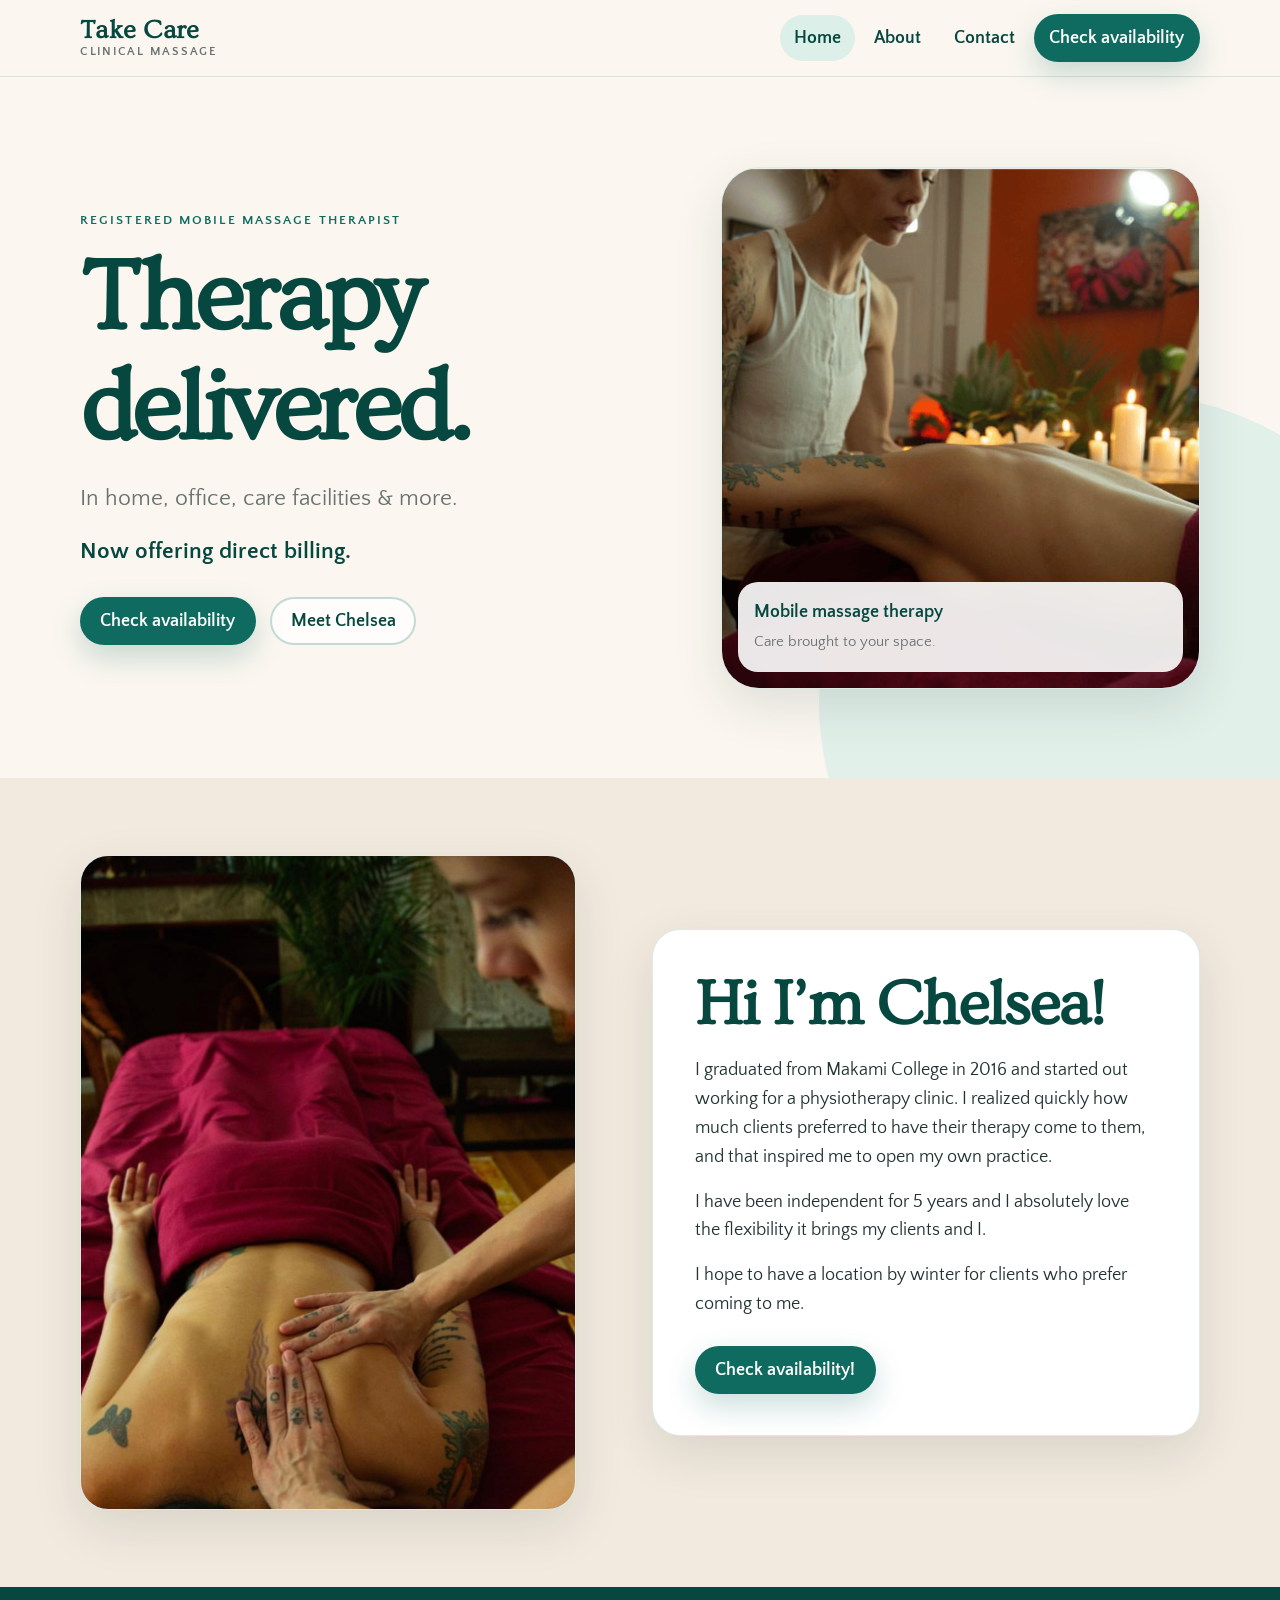
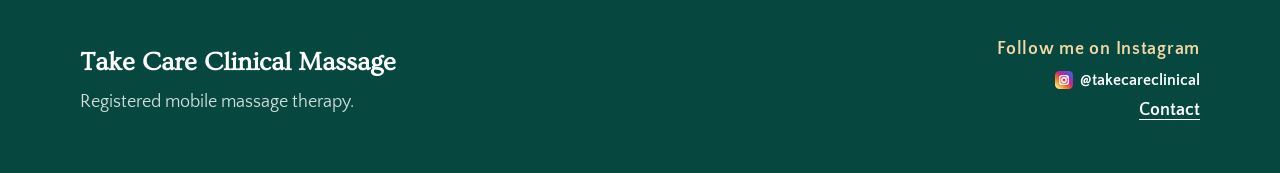
<file: index.html>
<!doctype html>
<html lang="en-CA">
<head>
  <meta charset="utf-8">
  <meta name="viewport" content="width=device-width, initial-scale=1">
  <title>Take Care Clinical Massage | Mobile Registered Massage Therapy</title>
  <meta name="description" content="Registered mobile massage therapy delivered to homes, offices, care facilities and more. Direct billing available.">
  <link rel="canonical" href="https://takecareclinical.com/">
  <link rel="icon" href="favicon.svg" type="image/svg+xml">
  <meta property="og:title" content="Take Care Clinical Massage">
  <meta property="og:description" content="Registered mobile massage therapy delivered to homes, offices, care facilities and more.">
  <meta property="og:type" content="website">
  <meta property="og:url" content="https://takecareclinical.com/">
  <meta property="og:image" content="https://takecareclinical.com/images/brand-d95b63e310b148f88ecfb6f4e665d165.jpg">
  <meta name="twitter:card" content="summary_large_image">
  <link rel="preconnect" href="https://fonts.googleapis.com">
  <link rel="preconnect" href="https://fonts.gstatic.com" crossorigin>
  <link href="https://fonts.googleapis.com/css2?family=Ovo&family=Quattrocento+Sans:wght@400;700&display=swap" rel="stylesheet">
  <link rel="stylesheet" href="styles.css">
</head>
<body>
  <a class="skip-link" href="#main">Skip to content</a>
  <header class="site-header">
    <nav class="container nav" aria-label="Main navigation">
      <a class="brand" href="index.html"><strong>Take Care</strong><span>Clinical Massage</span></a>
      <ul class="nav-links">
        <li><a href="index.html" aria-current="page">Home</a></li>
        <li><a href="about.html">About</a></li>
        <li><a href="contact.html">Contact</a></li>
        <li><a class="button" href="contact.html">Check availability</a></li>
      </ul>
    </nav>
  </header>

  <main id="main">
    <section class="hero" aria-labelledby="hero-title">
      <div class="container hero-grid">
        <div class="hero-copy">
          <p class="kicker">Registered Mobile Massage Therapist</p>
          <h1 id="hero-title">Therapy delivered.</h1>
          <p class="lead">In home, office, care facilities &amp; more.</p>
          <p class="lead direct-billing">Now offering direct billing.</p>
          <div class="hero-actions">
            <a class="button" href="contact.html">Check availability</a>
            <a class="button-outline" href="about.html">Meet Chelsea</a>
          </div>
        </div>
        <div class="hero-card">
          <img src="images/brand-0c2270a9ba7944a898ce47a056c58c36.png" alt="Relaxing massage therapy setup with candles and towels">
          <div class="hero-note"><strong>Mobile massage therapy</strong><span>Care brought to your space.</span></div>
        </div>
      </div>
    </section>

    <section class="section alt compact-section">
      <div class="container grid-2">
        <div class="photo-card portrait">
          <img src="images/brand-05a5d60ec4404b7d9e844bdc073ec6ca.jpg" alt="Massage therapy treatment in progress">
        </div>
        <div class="card">
          <h2>Hi I’m Chelsea!</h2>
          <p>I graduated from Makami College in 2016 and started out working for a physiotherapy clinic. I realized quickly how much clients preferred to have their therapy come to them, and that inspired me to open my own practice.</p>
          <p>I have been independent for 5 years and I absolutely love the flexibility it brings my clients and I.</p>
          <p>I hope to have a location by winter for clients who prefer coming to me.</p>
          <div class="actions">
            <a class="button" href="contact.html">Check availability!</a>
          </div>
        </div>
      </div>
    </section>
  </main>

  <footer class="site-footer">
    <div class="container footer-grid">
      <div class="footer-brand"><strong>Take Care Clinical Massage</strong><span>Registered mobile massage therapy.</span></div>
      <div class="footer-social">
        <span>Follow me on Instagram</span>
        <a class="instagram-link" href="https://www.instagram.com/takecareclinical?igsh=MWJ1Y3FhcGYzbGZ2MQ%3D%3D&amp;utm_source=qr" target="_blank" rel="noopener" aria-label="Follow Take Care Clinical Massage on Instagram">
          <svg class="instagram-icon" viewBox="0 0 24 24" aria-hidden="true" focusable="false">
            <defs>
              <linearGradient id="instagram-gradient" x1="4" y1="22" x2="21" y2="3" gradientUnits="userSpaceOnUse">
                <stop offset="0" stop-color="#feda75"/>
                <stop offset="0.28" stop-color="#fa7e1e"/>
                <stop offset="0.55" stop-color="#d62976"/>
                <stop offset="0.78" stop-color="#962fbf"/>
                <stop offset="1" stop-color="#4f5bd5"/>
              </linearGradient>
            </defs>
            <rect width="24" height="24" rx="6" fill="url(#instagram-gradient)"/>
            <rect x="6.2" y="6.2" width="11.6" height="11.6" rx="3.2" fill="none" stroke="white" stroke-width="1.8"/>
            <circle cx="12" cy="12" r="3" fill="none" stroke="white" stroke-width="1.8"/>
            <circle cx="16.1" cy="7.9" r="1.15" fill="white"/>
          </svg>
          @takecareclinical
        </a>
        <a class="footer-secondary-link" href="contact.html">Contact</a>
      </div>
    </div>
  </footer>
</body>
</html>
</file>
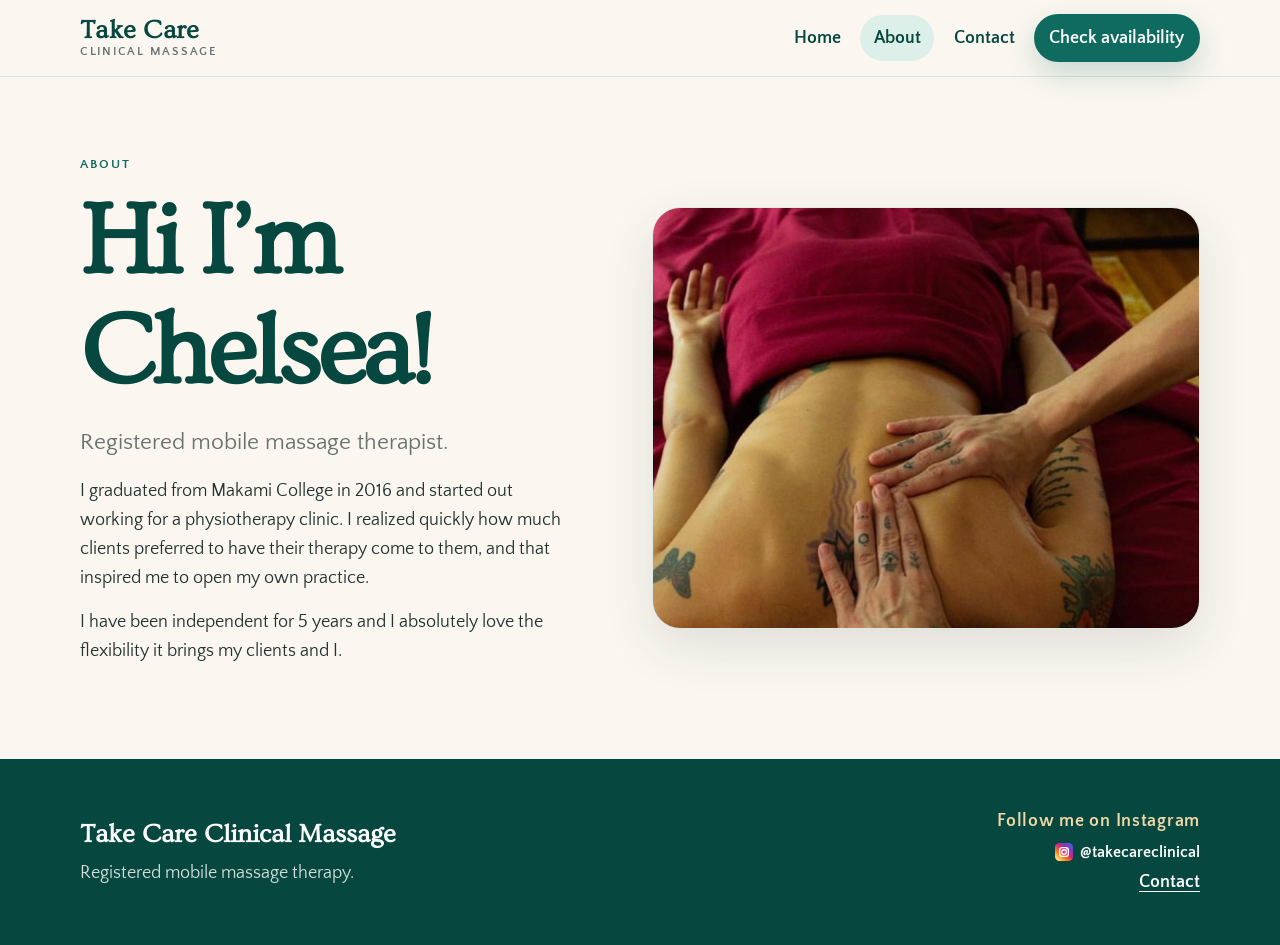
<file: about.html>
<!doctype html>
<html lang="en-CA">
<head>
  <meta charset="utf-8">
  <meta name="viewport" content="width=device-width, initial-scale=1">
  <title>About | Take Care Clinical Massage</title>
  <meta name="description" content="About Take Care Clinical Massage and Chelsea, registered mobile massage therapist.">
  <link rel="canonical" href="https://takecareclinical.com/about.html">
  <link rel="icon" href="favicon.svg" type="image/svg+xml">
  <meta property="og:title" content="About | Take Care Clinical Massage">
  <meta property="og:description" content="About Take Care Clinical Massage and Chelsea, registered mobile massage therapist.">
  <meta property="og:type" content="website">
  <meta property="og:url" content="https://takecareclinical.com/about.html">
  <meta property="og:image" content="https://takecareclinical.com/images/brand-d95b63e310b148f88ecfb6f4e665d165.jpg">
  <meta name="twitter:card" content="summary_large_image">
  <link rel="preconnect" href="https://fonts.googleapis.com">
  <link rel="preconnect" href="https://fonts.gstatic.com" crossorigin>
  <link href="https://fonts.googleapis.com/css2?family=Ovo&family=Quattrocento+Sans:wght@400;700&display=swap" rel="stylesheet">
  <link rel="stylesheet" href="styles.css">
</head>
<body>
  <a class="skip-link" href="#main">Skip to content</a>
  <header class="site-header">
    <nav class="container nav" aria-label="Main navigation">
      <a class="brand" href="index.html"><strong>Take Care</strong><span>Clinical Massage</span></a>
      <ul class="nav-links">
        <li><a href="index.html">Home</a></li>
        <li><a href="about.html" aria-current="page">About</a></li>
        <li><a href="contact.html">Contact</a></li>
        <li><a class="button" href="contact.html">Check availability</a></li>
      </ul>
    </nav>
  </header>

  <main id="main">
    <section class="section compact-section">
      <div class="container grid-2">
        <div>
          <p class="kicker">About</p>
          <h1>Hi I’m Chelsea!</h1>
          <p class="lead">Registered mobile massage therapist.</p>
          <p>I graduated from Makami College in 2016 and started out working for a physiotherapy clinic. I realized quickly how much clients preferred to have their therapy come to them, and that inspired me to open my own practice.</p>
          <p>I have been independent for 5 years and I absolutely love the flexibility it brings my clients and I.</p>
        </div>
        <div class="photo-card">
          <img src="images/brand-388da089f0b944ac8e4a2ec73a078d10.jpg" alt="Massage therapy supplies and a calm treatment setup">
        </div>
      </div>
    </section>

  </main>

  <footer class="site-footer">
    <div class="container footer-grid">
      <div class="footer-brand"><strong>Take Care Clinical Massage</strong><span>Registered mobile massage therapy.</span></div>
      <div class="footer-social">
        <span>Follow me on Instagram</span>
        <a class="instagram-link" href="https://www.instagram.com/takecareclinical?igsh=MWJ1Y3FhcGYzbGZ2MQ%3D%3D&amp;utm_source=qr" target="_blank" rel="noopener" aria-label="Follow Take Care Clinical Massage on Instagram">
          <svg class="instagram-icon" viewBox="0 0 24 24" aria-hidden="true" focusable="false">
            <defs>
              <linearGradient id="instagram-gradient" x1="4" y1="22" x2="21" y2="3" gradientUnits="userSpaceOnUse">
                <stop offset="0" stop-color="#feda75"/>
                <stop offset="0.28" stop-color="#fa7e1e"/>
                <stop offset="0.55" stop-color="#d62976"/>
                <stop offset="0.78" stop-color="#962fbf"/>
                <stop offset="1" stop-color="#4f5bd5"/>
              </linearGradient>
            </defs>
            <rect width="24" height="24" rx="6" fill="url(#instagram-gradient)"/>
            <rect x="6.2" y="6.2" width="11.6" height="11.6" rx="3.2" fill="none" stroke="white" stroke-width="1.8"/>
            <circle cx="12" cy="12" r="3" fill="none" stroke="white" stroke-width="1.8"/>
            <circle cx="16.1" cy="7.9" r="1.15" fill="white"/>
          </svg>
          @takecareclinical
        </a>
        <a class="footer-secondary-link" href="contact.html">Contact</a>
      </div>
    </div>
  </footer>
</body>
</html>
</file>
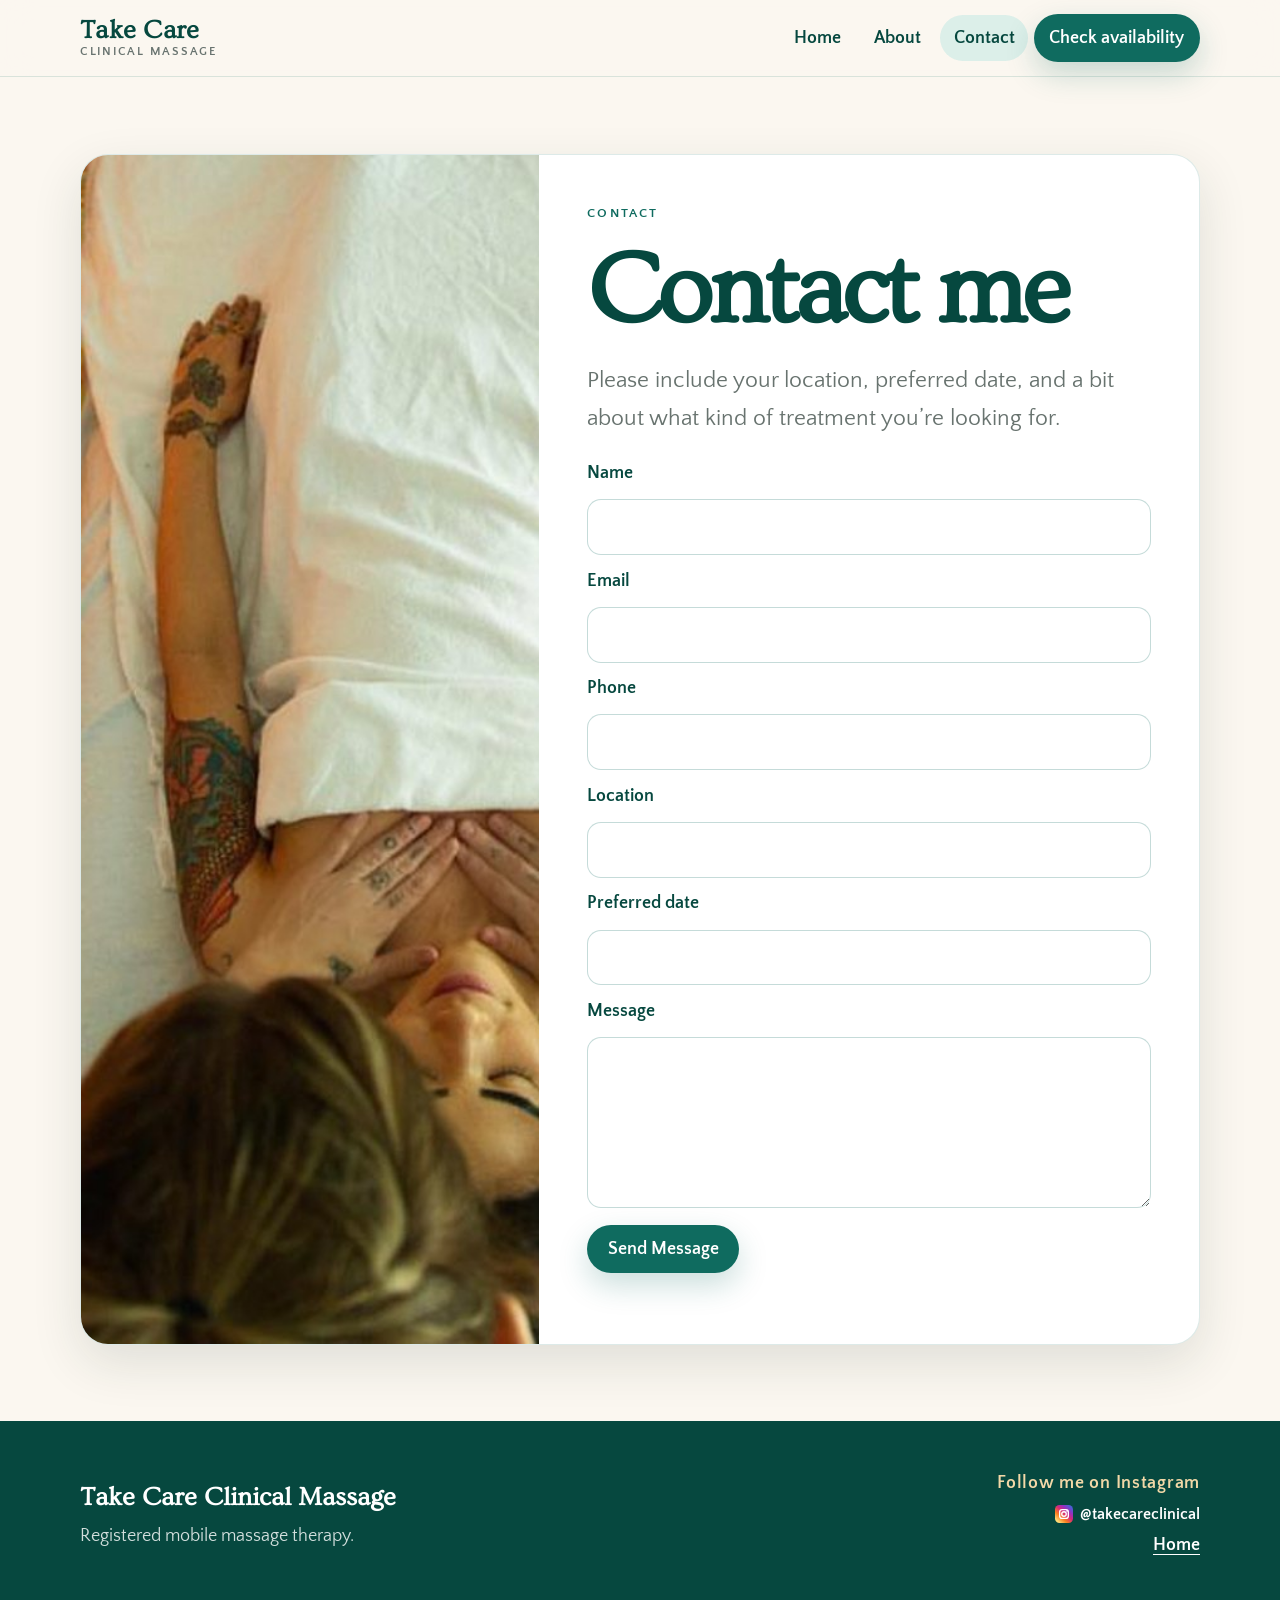
<file: contact.html>
<!doctype html>
<html lang="en-CA">
<head>
  <meta charset="utf-8">
  <meta name="viewport" content="width=device-width, initial-scale=1">
  <title>Contact | Take Care Clinical Massage</title>
  <meta name="description" content="Contact Take Care Clinical Massage to check availability.">
  <link rel="canonical" href="https://takecareclinical.com/contact.html">
  <link rel="icon" href="favicon.svg" type="image/svg+xml">
  <meta property="og:title" content="Contact | Take Care Clinical Massage">
  <meta property="og:description" content="Contact Take Care Clinical Massage to check availability.">
  <meta property="og:type" content="website">
  <meta property="og:url" content="https://takecareclinical.com/contact.html">
  <meta property="og:image" content="https://takecareclinical.com/images/brand-d95b63e310b148f88ecfb6f4e665d165.jpg">
  <meta name="twitter:card" content="summary_large_image">
  <link rel="preconnect" href="https://fonts.googleapis.com">
  <link rel="preconnect" href="https://fonts.gstatic.com" crossorigin>
  <link href="https://fonts.googleapis.com/css2?family=Ovo&family=Quattrocento+Sans:wght@400;700&display=swap" rel="stylesheet">
  <link rel="stylesheet" href="styles.css">
</head>
<body>
  <a class="skip-link" href="#main">Skip to content</a>
  <header class="site-header">
    <nav class="container nav" aria-label="Main navigation">
      <a class="brand" href="index.html"><strong>Take Care</strong><span>Clinical Massage</span></a>
      <ul class="nav-links">
        <li><a href="index.html">Home</a></li>
        <li><a href="about.html">About</a></li>
        <li><a href="contact.html" aria-current="page">Contact</a></li>
        <li><a class="button" href="#request">Check availability</a></li>
      </ul>
    </nav>
  </header>

  <main id="main">
    <section class="section compact-section">
      <div class="container contact-panel">
        <img src="images/brand-de18ef94be8446a48e10bd823f537c35.jpg" alt="Massage therapy treatment table in a calm room with candles">
        <div class="content" id="request">
          <p class="kicker">Contact</p>
          <h1>Contact me</h1>
          <p class="lead">Please include your location, preferred date, and a bit about what kind of treatment you’re looking for.</p>
          <form class="contact-form" action="https://formspree.io/f/mkjngewn" method="POST">
            <input type="text" name="_gotcha" class="form-honeypot" tabindex="-1" autocomplete="off">
            <input type="hidden" name="_subject" value="New appointment request from Take Care Clinical Massage">

            <label for="name">Name</label>
            <input id="name" name="name" type="text" autocomplete="name" required>

            <label for="email">Email</label>
            <input id="email" name="email" type="email" autocomplete="email" required>

            <label for="phone">Phone</label>
            <input id="phone" name="phone" type="tel" autocomplete="tel">

            <label for="location">Location</label>
            <input id="location" name="location" type="text" autocomplete="address-level2">

            <label for="preferred-date">Preferred date</label>
            <input id="preferred-date" name="preferred_date" type="text">

            <label for="message">Message</label>
            <textarea id="message" name="message" rows="5" required></textarea>

            <button class="button" type="submit">Send Message</button>
          </form>
        </div>
      </div>
    </section>
  </main>

  <footer class="site-footer">
    <div class="container footer-grid">
      <div class="footer-brand"><strong>Take Care Clinical Massage</strong><span>Registered mobile massage therapy.</span></div>
      <div class="footer-social">
        <span>Follow me on Instagram</span>
        <a class="instagram-link" href="https://www.instagram.com/takecareclinical?igsh=MWJ1Y3FhcGYzbGZ2MQ%3D%3D&amp;utm_source=qr" target="_blank" rel="noopener" aria-label="Follow Take Care Clinical Massage on Instagram">
          <svg class="instagram-icon" viewBox="0 0 24 24" aria-hidden="true" focusable="false">
            <defs>
              <linearGradient id="instagram-gradient" x1="4" y1="22" x2="21" y2="3" gradientUnits="userSpaceOnUse">
                <stop offset="0" stop-color="#feda75"/>
                <stop offset="0.28" stop-color="#fa7e1e"/>
                <stop offset="0.55" stop-color="#d62976"/>
                <stop offset="0.78" stop-color="#962fbf"/>
                <stop offset="1" stop-color="#4f5bd5"/>
              </linearGradient>
            </defs>
            <rect width="24" height="24" rx="6" fill="url(#instagram-gradient)"/>
            <rect x="6.2" y="6.2" width="11.6" height="11.6" rx="3.2" fill="none" stroke="white" stroke-width="1.8"/>
            <circle cx="12" cy="12" r="3" fill="none" stroke="white" stroke-width="1.8"/>
            <circle cx="16.1" cy="7.9" r="1.15" fill="white"/>
          </svg>
          @takecareclinical
        </a>
        <a class="footer-secondary-link" href="index.html">Home</a>
      </div>
    </div>
  </footer>
</body>
</html>
</file>
<file: styles.css>
/* Take Care Clinical Massage — v3 clean preview */
:root {
  --cream: #fbf7f0;
  --cream-2: #f3eadf;
  --white: #ffffff;
  --ink: #223330;
  --muted: #68736f;
  --teal: #0f6b5f;
  --teal-dark: #06483f;
  --mint: #dcefe9;
  --gold: #d8a85e;
  --line: rgba(15, 107, 95, 0.14);
  --shadow: 0 18px 50px rgba(25, 49, 44, 0.12);
  --radius: 28px;
  --max: 1120px;
}

* { box-sizing: border-box; }
html { scroll-behavior: smooth; }
body {
  margin: 0;
  color: var(--ink);
  background: var(--cream);
  font-family: "Quattrocento Sans", system-ui, -apple-system, BlinkMacSystemFont, "Segoe UI", sans-serif;
  font-size: 18px;
  line-height: 1.6;
}
img, svg { display: block; }
img { max-width: 100%; }
a { color: inherit; }
a:focus-visible, button:focus-visible, input:focus-visible, textarea:focus-visible {
  outline: 3px solid rgba(216, 168, 94, 0.55);
  outline-offset: 3px;
}

.skip-link {
  position: absolute;
  left: -999px;
  top: 1rem;
  z-index: 10;
  padding: 0.75rem 1rem;
  border-radius: 999px;
  color: white;
  background: var(--teal-dark);
}
.skip-link:focus { left: 1rem; }
.container { width: min(var(--max), calc(100% - 40px)); margin-inline: auto; }

.site-header {
  position: sticky;
  top: 0;
  z-index: 5;
  background: rgba(251, 247, 240, 0.9);
  border-bottom: 1px solid var(--line);
  backdrop-filter: blur(16px);
}
.nav {
  min-height: 76px;
  display: flex;
  align-items: center;
  justify-content: space-between;
  gap: 1.25rem;
}
.brand {
  display: inline-flex;
  flex-direction: column;
  line-height: 1.05;
  text-decoration: none;
}
.brand strong {
  color: var(--teal-dark);
  font-family: Ovo, Georgia, serif;
  font-size: clamp(1.35rem, 2vw, 1.75rem);
  letter-spacing: 0.01em;
}
.brand span {
  color: var(--muted);
  font-size: 0.78rem;
  font-weight: 700;
  letter-spacing: 0.14em;
  text-transform: uppercase;
}
.nav-links {
  display: flex;
  align-items: center;
  gap: 0.35rem;
  margin: 0;
  padding: 0;
  list-style: none;
}
.nav-links a {
  display: inline-flex;
  padding: 0.52rem 0.85rem;
  border-radius: 999px;
  color: var(--teal-dark);
  font-weight: 700;
  text-decoration: none;
}
.nav-links a[aria-current="page"], .nav-links a:hover { background: var(--mint); }

.button, .button-outline {
  display: inline-flex;
  align-items: center;
  justify-content: center;
  min-height: 48px;
  gap: 0.5rem;
  padding: 0.75rem 1.15rem;
  border: 2px solid transparent;
  border-radius: 999px;
  font: inherit;
  font-weight: 800;
  line-height: 1;
  text-decoration: none;
  transition: transform 160ms ease, background 160ms ease, border-color 160ms ease;
}
.button:hover, .button-outline:hover { transform: translateY(-1px); }
.button { color: white; background: var(--teal); box-shadow: 0 12px 30px rgba(15, 107, 95, 0.22); }
.button:hover { background: var(--teal-dark); }
.button-outline { color: var(--teal-dark); background: rgba(255,255,255,0.7); border-color: rgba(15,107,95,0.24); }
.button-outline:hover { background: white; border-color: var(--teal); }
.nav-links .button { color: white; background: var(--teal); }
.nav-links .button:hover { color: white; background: var(--teal-dark); }

.hero {
  position: relative;
  overflow: hidden;
  padding-block: clamp(3rem, 7vw, 6rem);
}
.hero::before {
  content: "";
  position: absolute;
  inset: auto -12vw -18vw auto;
  width: 48vw;
  height: 48vw;
  min-width: 360px;
  min-height: 360px;
  border-radius: 50%;
  background: rgba(220, 239, 233, 0.8);
  z-index: -1;
}
.hero-grid {
  display: grid;
  grid-template-columns: minmax(0, 0.92fr) minmax(360px, 0.78fr);
  align-items: center;
  gap: clamp(2rem, 6vw, 5rem);
}
.kicker {
  margin: 0 0 0.75rem;
  color: var(--teal);
  font-size: 0.82rem;
  font-weight: 800;
  letter-spacing: 0.16em;
  text-transform: uppercase;
}
h1, h2, h3 {
  margin: 0 0 1rem;
  color: var(--teal-dark);
  font-family: Ovo, Georgia, serif;
  line-height: 1.08;
}
h1 { font-size: clamp(3.6rem, 8vw, 7rem); letter-spacing: -0.04em; }
h2 { font-size: clamp(2.35rem, 5vw, 4rem); letter-spacing: -0.025em; }
h3 { font-size: clamp(1.35rem, 3vw, 2rem); }
p { margin: 0 0 1rem; }
.lead { color: var(--muted); font-size: clamp(1.15rem, 2vw, 1.45rem); }
.direct-billing { color: var(--teal-dark); font-weight: 800; }
.hero-actions, .actions { display: flex; flex-wrap: wrap; gap: 0.9rem; margin-top: 1.7rem; }
.hero-card {
  position: relative;
  overflow: hidden;
  border: 1px solid var(--line);
  border-radius: calc(var(--radius) + 10px);
  background: var(--white);
  box-shadow: var(--shadow);
}
.hero-card img { width: 100%; min-height: 520px; object-fit: cover; }
.hero-note {
  position: absolute;
  left: 1rem;
  right: 1rem;
  bottom: 1rem;
  padding: 1rem;
  border-radius: 20px;
  color: var(--teal-dark);
  background: rgba(255, 255, 255, 0.9);
  backdrop-filter: blur(12px);
}
.hero-note strong { display: block; }
.hero-note span { color: var(--muted); font-size: 0.95rem; }

.section { padding-block: clamp(3.5rem, 7vw, 6rem); }
.section.alt { background: var(--cream-2); }
.compact-section { padding-block: clamp(3rem, 6vw, 5rem); }
.grid-2 {
  display: grid;
  grid-template-columns: minmax(0, 0.95fr) minmax(0, 1.05fr);
  align-items: center;
  gap: clamp(2rem, 6vw, 5rem);
}
.card, .photo-card, .contact-panel {
  border: 1px solid var(--line);
  border-radius: var(--radius);
  background: var(--white);
  box-shadow: var(--shadow);
}
.card { padding: clamp(1.6rem, 4vw, 2.6rem); }
.photo-card { overflow: hidden; }
.photo-card img { width: 100%; height: 100%; min-height: 420px; object-fit: cover; }
.contact-panel {
  display: grid;
  grid-template-columns: minmax(0, 0.82fr) minmax(0, 1.18fr);
  overflow: hidden;
}
.contact-panel > img { width: 100%; height: 100%; min-height: 560px; object-fit: cover; }
.contact-panel .content { padding: clamp(1.6rem, 5vw, 3rem); }
.contact-form { display: grid; gap: 0.72rem; margin-block: 1.4rem; }
.contact-form label { color: var(--teal-dark); font-weight: 800; }
.contact-form input, .contact-form textarea {
  width: 100%;
  padding: 0.78rem 0.9rem;
  border: 1px solid rgba(15,107,95,0.24);
  border-radius: 14px;
  color: var(--ink);
  background: white;
  font: inherit;
}
.contact-form textarea { resize: vertical; }
.contact-form input:focus, .contact-form textarea:focus { border-color: var(--teal); }
.contact-form .button { width: fit-content; margin-top: 0.35rem; cursor: pointer; }
.form-honeypot { position: absolute; left: -9999px; }

.site-footer { padding-block: 3rem; color: rgba(255,255,255,0.82); background: var(--teal-dark); }
.footer-grid { display: flex; flex-wrap: wrap; align-items: center; justify-content: space-between; gap: 2rem; }
.footer-brand { display: grid; gap: 0.2rem; }
.site-footer strong { color: white; font-family: Ovo, Georgia, serif; font-size: 1.6rem; }
.site-footer a { color: white; }
.footer-social { display: grid; justify-items: end; gap: 0.45rem; text-align: right; }
.footer-social span { color: #f2d8a7; font-weight: 800; letter-spacing: 0.04em; }
.instagram-link { display: inline-flex; align-items: center; gap: 0.45rem; color: white; font-size: 1rem; font-weight: 800; line-height: 1; text-decoration: none; }
.instagram-link:hover { color: #f2d8a7; }
.instagram-icon { width: 18px; height: 18px; flex: 0 0 18px; }
.footer-secondary-link { font-weight: 800; text-decoration: underline; text-underline-offset: 0.22em; }

@media (max-width: 860px) {
  body { font-size: 17px; }
  .container { width: min(var(--max), calc(100% - 32px)); }
  .nav { align-items: flex-start; flex-direction: column; padding-block: 1rem; }
  .nav-links { width: 100%; flex-wrap: wrap; }
  .nav-links a { white-space: nowrap; }
  .nav-links li:last-child { width: 100%; }
  .nav-links li:last-child a { width: 100%; }
  .hero-grid, .grid-2, .contact-panel { grid-template-columns: 1fr; }
  .hero-card img, .photo-card img, .contact-panel > img { min-height: 320px; }
  .footer-grid { align-items: flex-start; }
  .footer-social { justify-items: start; text-align: left; }
}
</file>
